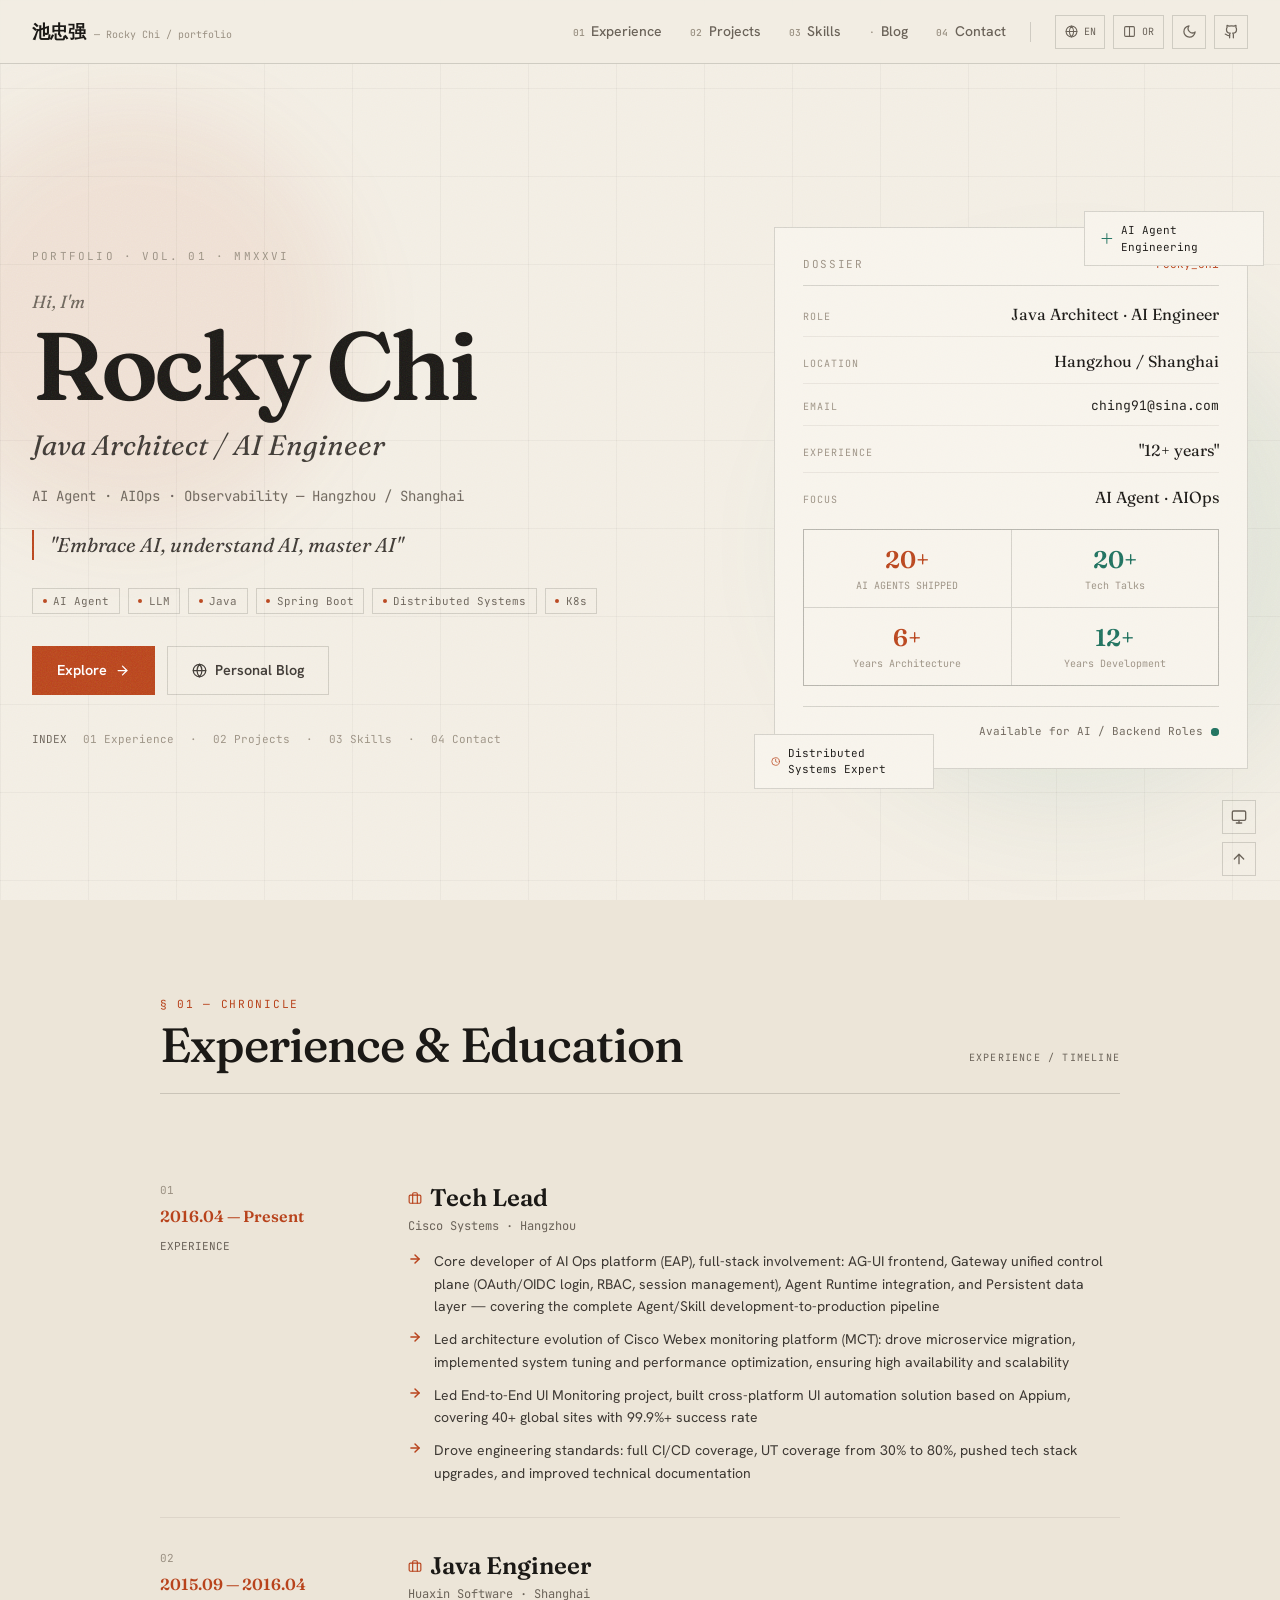
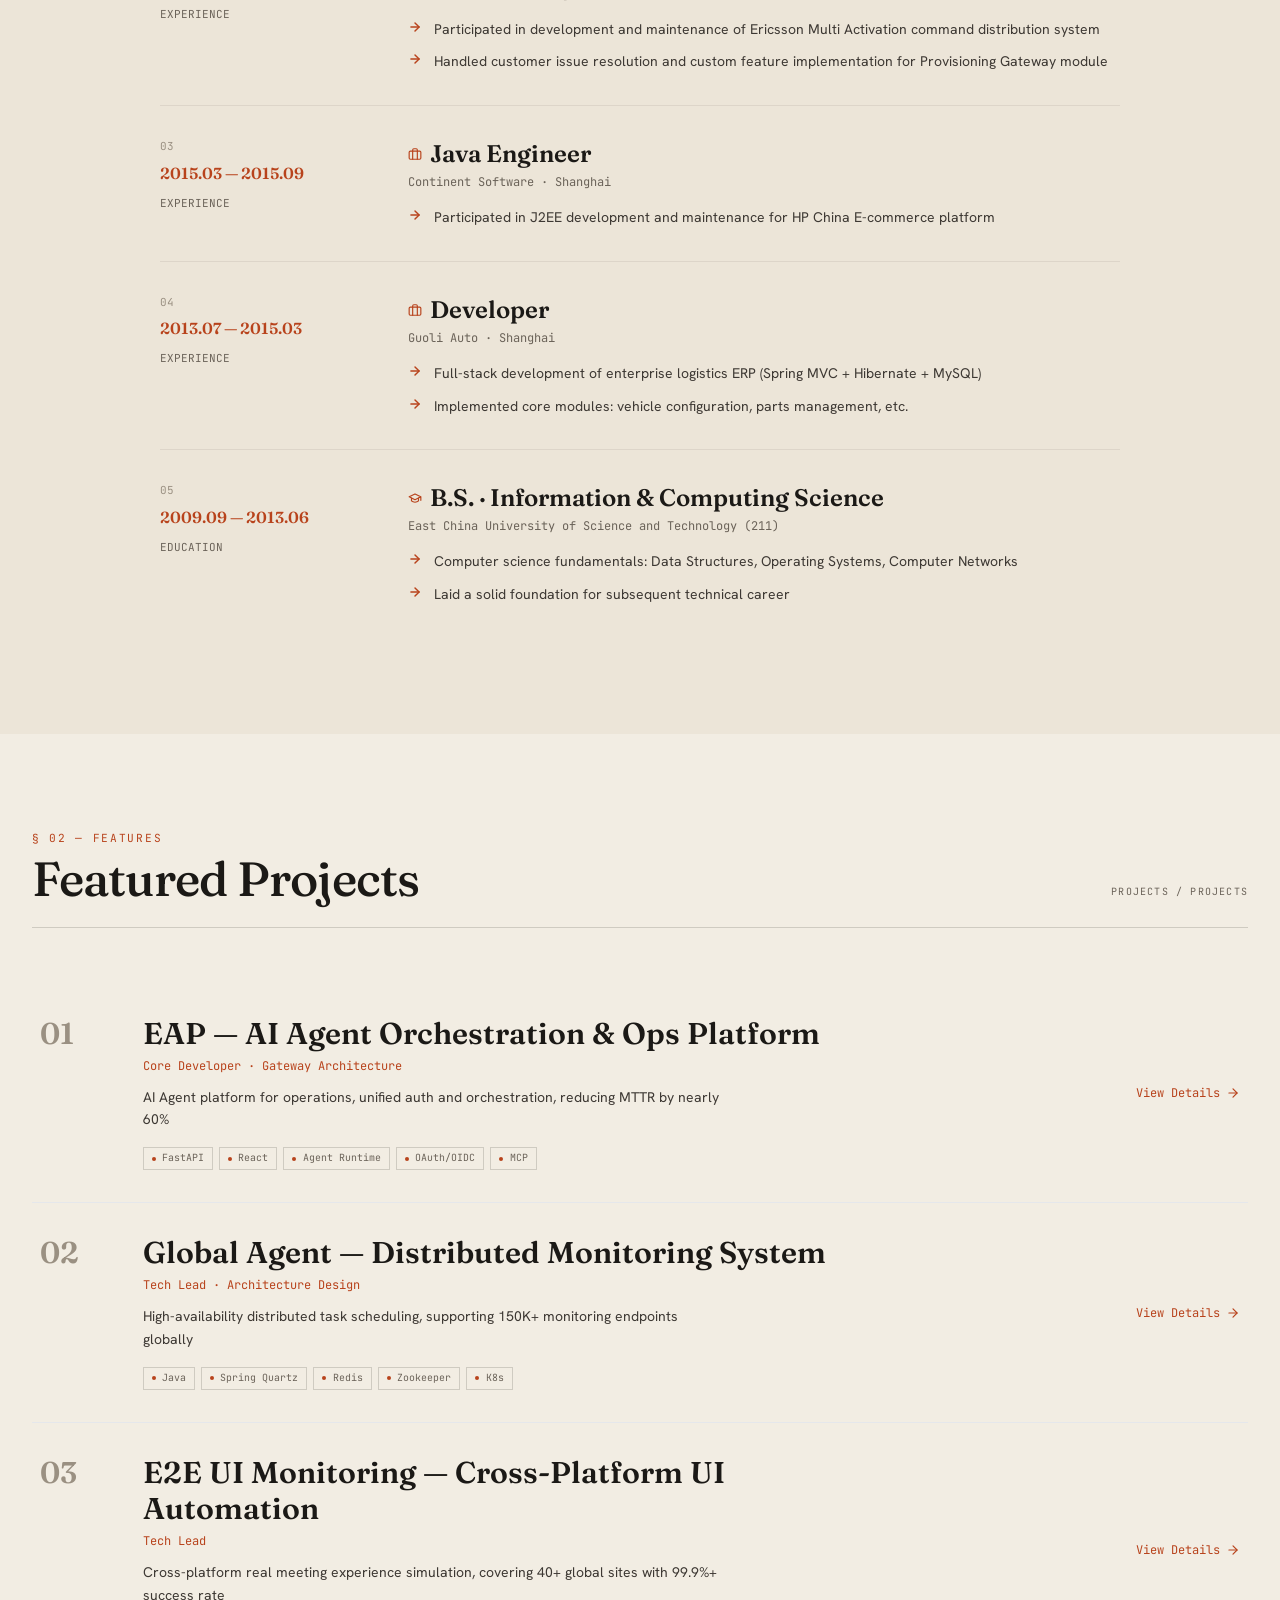
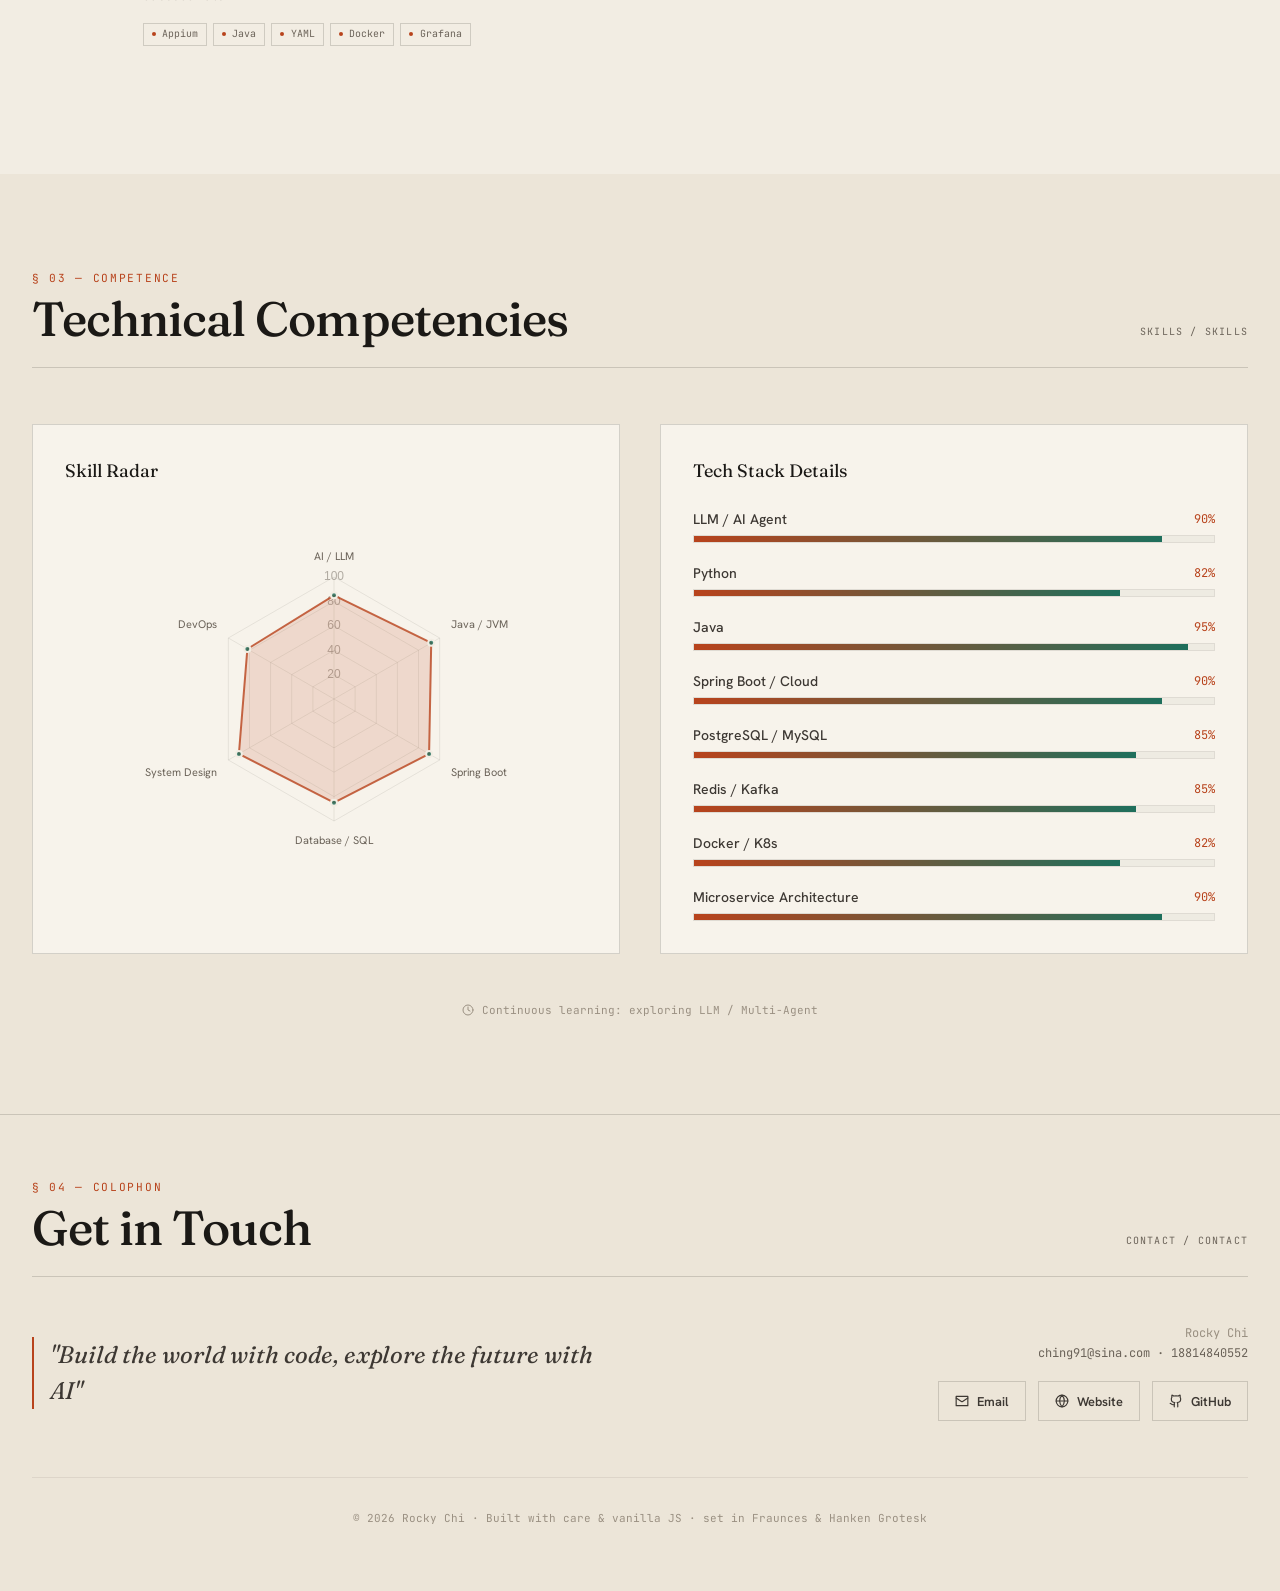
<file: src/index.html>
<!DOCTYPE html>
<html lang="en" data-style="editorial" class="dark">
<head>
  <meta charset="UTF-8" />
  <meta name="viewport" content="width=device-width, initial-scale=1.0" />
  <title>池忠强 Rocky Chi | Java 架构师 / AI Engineer</title>
  <meta property="og:title" content="池忠强 Rocky Chi | Java 架构师 / AI Engineer" />
  <meta property="og:description" content="AI Agent · Distributed Systems · Observability" />
  <meta property="og:image" content="images/link.jpg" />
  <meta property="og:url" content="https://chingjustwe.github.io/portfolio/" />
  <meta name="twitter:card" content="summary_large_image" />
  <link rel="icon" type="image/svg+xml" href="assets/favicon.svg" />
  <link href="assets/fonts/fonts.css" rel="stylesheet" />
  <script src="assets/js/tailwind.min.js"></script>
  <script src="assets/js/chart.umd.min.js"></script>
  <link href="assets/css/prism-tomorrow.min.css" rel="stylesheet" />
  <script src="assets/js/prism.min.js"></script>
  <script src="assets/js/prism-java.min.js"></script>
  <script src="assets/js/prism-python.min.js"></script>
  <script>
    tailwind.config = {
      darkMode: 'class',
      theme: { extend: {
        fontFamily: {
          sans: ['var(--f-body)', 'system-ui', 'sans-serif'],
          serif: ['var(--f-display)', 'Georgia', 'serif'],
          mono: ['var(--f-mono)', 'ui-monospace', 'monospace']
        },
        colors: {
          rust:{50:'#fdf4ef',100:'#fbe6da',200:'#f6c5a6',300:'#ef9d6e',400:'#e8743f',500:'#d8521f',600:'#b8431c',700:'#973718',800:'#7c3018',900:'#682c18'},
          ochre:{50:'#fdf8ec',100:'#f9edca',200:'#f2d98e',300:'#e9bf53',400:'#dfa52f',500:'#c8861f',600:'#a6681a',700:'#854f18',800:'#6e4019',900:'#5d3618'},
          plum:{50:'#f7f1f5',100:'#ebd9e6',200:'#d6b3cd',300:'#bd88b0',400:'#a36297',500:'#8c4a7e',600:'#743a66',700:'#5f304f',800:'#4e2942',900:'#412438'},
          moss:{50:'#f2f6ee',100:'#e0e9d3',200:'#c1d3a4',300:'#9bb876',400:'#7a9d52',500:'#5e8040',600:'#496633',700:'#3a512b',800:'#304325',900:'#293821'}
        }
      }}
    }
  </script>
  <link rel="stylesheet" href="css/style.css" />
</head>
<body class="min-h-screen">
  <div id="app">
    <div id="page-content"></div>
  </div>

  <!-- Project Modal (persistent, shared) -->
  <div id="project-modal" class="fixed inset-0 z-50 hidden items-center justify-center" style="background:rgba(0,0,0,.7); backdrop-filter:blur(4px)">
    <div class="u-elev border u-br-rule u-r-lg max-w-5xl w-full mx-4 flex flex-col relative overflow-hidden" style="max-height:85vh">
      <!-- unified toolbar: project label + zoom controls + close -->
      <div class="flex items-center gap-2 px-4 py-2 border-b u-br-rule shrink-0 u-bg-alt" id="modal-toolbar">
        <span class="u-mono text-[10px] u-dim truncate flex-1" id="modal-project-label"></span>
        <div class="flex items-center gap-0.5 shrink-0">
          <button id="zoom-out" class="u-icon-btn" style="width:28px;height:28px" title="缩小 (Ctrl -)">
            <svg width="14" height="14" viewBox="0 0 24 24" fill="none" stroke="currentColor" stroke-width="2" stroke-linecap="round" stroke-linejoin="round"><line x1="5" y1="12" x2="19" y2="12"/></svg>
          </button>
          <span id="zoom-level" class="u-mono text-[10px] u-muted w-9 text-center select-none">100%</span>
          <button id="zoom-in" class="u-icon-btn" style="width:28px;height:28px" title="放大 (Ctrl +)">
            <svg width="14" height="14" viewBox="0 0 24 24" fill="none" stroke="currentColor" stroke-width="2" stroke-linecap="round" stroke-linejoin="round"><line x1="12" y1="5" x2="12" y2="19"/><line x1="5" y1="12" x2="19" y2="12"/></svg>
          </button>
          <button id="zoom-reset" class="u-icon-btn" style="width:28px;height:28px" title="重置缩放 (Ctrl 0)">
            <svg width="13" height="13" viewBox="0 0 24 24" fill="none" stroke="currentColor" stroke-width="2" stroke-linecap="round" stroke-linejoin="round"><path d="M3 12a9 9 0 1 0 9-9 9.75 9.75 0 0 0-6.74 2.74L3 8"/><path d="M3 3v5h5"/></svg>
          </button>
        </div>
        <div class="w-px h-5 shrink-0" style="background:var(--c-rule)"></div>
        <button id="modal-close" class="u-icon-btn shrink-0" style="width:28px;height:28px" title="关闭 (Esc)">
          <svg width="14" height="14" viewBox="0 0 24 24" fill="none" stroke="currentColor" stroke-width="2" stroke-linecap="round" stroke-linejoin="round"><line x1="18" y1="6" x2="6" y2="18"/><line x1="6" y1="6" x2="18" y2="18"/></svg>
        </button>
      </div>
      <!-- scrollable slide content -->
      <div class="flex-1 min-h-0 overflow-auto" id="modal-slides-wrapper" style="overscroll-behavior:contain">
        <div id="modal-slides" class="flex flex-col"></div>
      </div>
      <div class="flex items-center justify-between px-6 py-3 border-t u-br-rule shrink-0 u-bg-alt">
        <button id="slide-prev" class="flex items-center gap-1.5 px-3 py-1.5 border u-br-rule u-r-sm text-xs u-mono u-muted hover:u-ink transition disabled:opacity-30 disabled:cursor-not-allowed cursor-pointer">
          <svg width="12" height="12" viewBox="0 0 24 24" fill="none" stroke="currentColor" stroke-width="2.5" stroke-linecap="round" stroke-linejoin="round"><line x1="19" y1="12" x2="5" y2="12"/><polyline points="12 19 5 12 12 5"/></svg>
          <span>上一页</span>
        </button>
        <div class="flex items-center gap-3">
          <div id="slide-dots" class="flex gap-1.5"></div>
          <span id="slide-counter" class="text-[11px] u-mono u-dim ml-1"></span>
        </div>
        <button id="slide-next" class="flex items-center gap-1.5 px-3 py-1.5 border u-br-rule u-r-sm text-xs u-mono u-muted hover:u-ink transition disabled:opacity-30 disabled:cursor-not-allowed cursor-pointer">
          <span>下一页</span>
          <svg width="12" height="12" viewBox="0 0 24 24" fill="none" stroke="currentColor" stroke-width="2.5" stroke-linecap="round" stroke-linejoin="round"><line x1="5" y1="12" x2="19" y2="12"/><polyline points="12 5 19 12 12 19"/></svg>
        </button>
      </div>
    </div>
  </div>

  <!-- Fixed controls (persistent, shared) -->
  <div class="fixed bottom-6 right-6 z-[60] flex flex-col gap-2">
    <button id="slide-toggle" class="u-icon-btn" title="进入幻灯片模式 (P)">
      <svg width="16" height="16" viewBox="0 0 24 24" fill="none" stroke="currentColor" stroke-width="2" stroke-linecap="round" stroke-linejoin="round"><rect x="2" y="3" width="20" height="14" rx="2"/><line x1="8" y1="21" x2="16" y2="21"/><line x1="12" y1="17" x2="12" y2="21"/></svg>
    </button>
    <button id="back-to-top" class="u-icon-btn" title="回到顶部">
      <svg width="16" height="16" viewBox="0 0 24 24" fill="none" stroke="currentColor" stroke-width="2" stroke-linecap="round" stroke-linejoin="round"><line x1="12" y1="19" x2="12" y2="5"/><polyline points="5 12 12 5 19 12"/></svg>
    </button>
  </div>

  <div id="slide-hint" class="fixed bottom-6 left-6 z-[60] hidden items-center gap-2.5 px-3.5 py-2 border u-br-rule u-r-sm text-xs u-mono u-elev"></div>

  <script src="js/i18n.js"></script>
  <script src="js/data.js"></script>
  <script src="js/core.js"></script>
  <script src="theme/theme-original.js"></script>
  <script src="theme/theme-editorial.js"></script>
  <script>Portfolio.init();</script>
</body>
</html>
</file>
<file: src/assets/fonts/fonts.css>
@font-face {
  font-family: 'Fraunces';
  font-style: italic;
  font-weight: 300;
  font-display: swap;
  src: url('6NVf8FyLNQOQZAnv9ZwNjucMHVn85Ni7emAe9lKqZTnbB-gzTK0K1ChJdt9vIVYX9G37lvd9sPEKsxx664UJf1gVTf7W.ttf') format('truetype');
}
@font-face {
  font-family: 'Fraunces';
  font-style: italic;
  font-weight: 400;
  font-display: swap;
  src: url('6NVf8FyLNQOQZAnv9ZwNjucMHVn85Ni7emAe9lKqZTnbB-gzTK0K1ChJdt9vIVYX9G37lvd9sPEKsxx664UJf1hLTf7W.ttf') format('truetype');
}
@font-face {
  font-family: 'Fraunces';
  font-style: italic;
  font-weight: 500;
  font-display: swap;
  src: url('6NVf8FyLNQOQZAnv9ZwNjucMHVn85Ni7emAe9lKqZTnbB-gzTK0K1ChJdt9vIVYX9G37lvd9sPEKsxx664UJf1h5Tf7W.ttf') format('truetype');
}
@font-face {
  font-family: 'Fraunces';
  font-style: italic;
  font-weight: 600;
  font-display: swap;
  src: url('6NVf8FyLNQOQZAnv9ZwNjucMHVn85Ni7emAe9lKqZTnbB-gzTK0K1ChJdt9vIVYX9G37lvd9sPEKsxx664UJf1iVSv7W.ttf') format('truetype');
}
@font-face {
  font-family: 'Fraunces';
  font-style: normal;
  font-weight: 300;
  font-display: swap;
  src: url('6NUh8FyLNQOQZAnv9bYEvDiIdE9Ea92uemAk_WBq8U_9v0c2Wa0K7iN7hzFUPJH58nib1603gg7S2nfgRYIc6RujDg.ttf') format('truetype');
}
@font-face {
  font-family: 'Fraunces';
  font-style: normal;
  font-weight: 400;
  font-display: swap;
  src: url('6NUh8FyLNQOQZAnv9bYEvDiIdE9Ea92uemAk_WBq8U_9v0c2Wa0K7iN7hzFUPJH58nib1603gg7S2nfgRYIctxujDg.ttf') format('truetype');
}
@font-face {
  font-family: 'Fraunces';
  font-style: normal;
  font-weight: 500;
  font-display: swap;
  src: url('6NUh8FyLNQOQZAnv9bYEvDiIdE9Ea92uemAk_WBq8U_9v0c2Wa0K7iN7hzFUPJH58nib1603gg7S2nfgRYIchRujDg.ttf') format('truetype');
}
@font-face {
  font-family: 'Fraunces';
  font-style: normal;
  font-weight: 600;
  font-display: swap;
  src: url('6NUh8FyLNQOQZAnv9bYEvDiIdE9Ea92uemAk_WBq8U_9v0c2Wa0K7iN7hzFUPJH58nib1603gg7S2nfgRYIcaRyjDg.ttf') format('truetype');
}
@font-face {
  font-family: 'Fraunces';
  font-style: normal;
  font-weight: 700;
  font-display: swap;
  src: url('6NUh8FyLNQOQZAnv9bYEvDiIdE9Ea92uemAk_WBq8U_9v0c2Wa0K7iN7hzFUPJH58nib1603gg7S2nfgRYIcUByjDg.ttf') format('truetype');
}
@font-face {
  font-family: 'Hanken Grotesk';
  font-style: normal;
  font-weight: 300;
  font-display: swap;
  src: url('ieVq2YZDLWuGJpnzaiwFXS9tYvBRzyFLlZg_f_Nc7WZa4Q.ttf') format('truetype');
}
@font-face {
  font-family: 'Hanken Grotesk';
  font-style: normal;
  font-weight: 400;
  font-display: swap;
  src: url('ieVq2YZDLWuGJpnzaiwFXS9tYvBRzyFLlZg_f_Ncs2Za4Q.ttf') format('truetype');
}
@font-face {
  font-family: 'Hanken Grotesk';
  font-style: normal;
  font-weight: 500;
  font-display: swap;
  src: url('ieVq2YZDLWuGJpnzaiwFXS9tYvBRzyFLlZg_f_NcgWZa4Q.ttf') format('truetype');
}
@font-face {
  font-family: 'Hanken Grotesk';
  font-style: normal;
  font-weight: 600;
  font-display: swap;
  src: url('ieVq2YZDLWuGJpnzaiwFXS9tYvBRzyFLlZg_f_NcbWFa4Q.ttf') format('truetype');
}
@font-face {
  font-family: 'Hanken Grotesk';
  font-style: normal;
  font-weight: 700;
  font-display: swap;
  src: url('ieVq2YZDLWuGJpnzaiwFXS9tYvBRzyFLlZg_f_NcVGFa4Q.ttf') format('truetype');
}
@font-face {
  font-family: 'Inter';
  font-style: normal;
  font-weight: 300;
  font-display: swap;
  src: url('UcCO3FwrK3iLTeHuS_nVMrMxCp50SjIw2boKoduKmMEVuOKfMZg.ttf') format('truetype');
}
@font-face {
  font-family: 'Inter';
  font-style: normal;
  font-weight: 400;
  font-display: swap;
  src: url('UcCO3FwrK3iLTeHuS_nVMrMxCp50SjIw2boKoduKmMEVuLyfMZg.ttf') format('truetype');
}
@font-face {
  font-family: 'Inter';
  font-style: normal;
  font-weight: 500;
  font-display: swap;
  src: url('UcCO3FwrK3iLTeHuS_nVMrMxCp50SjIw2boKoduKmMEVuI6fMZg.ttf') format('truetype');
}
@font-face {
  font-family: 'Inter';
  font-style: normal;
  font-weight: 600;
  font-display: swap;
  src: url('UcCO3FwrK3iLTeHuS_nVMrMxCp50SjIw2boKoduKmMEVuGKYMZg.ttf') format('truetype');
}
@font-face {
  font-family: 'Inter';
  font-style: normal;
  font-weight: 700;
  font-display: swap;
  src: url('UcCO3FwrK3iLTeHuS_nVMrMxCp50SjIw2boKoduKmMEVuFuYMZg.ttf') format('truetype');
}
@font-face {
  font-family: 'Inter';
  font-style: normal;
  font-weight: 800;
  font-display: swap;
  src: url('UcCO3FwrK3iLTeHuS_nVMrMxCp50SjIw2boKoduKmMEVuDyYMZg.ttf') format('truetype');
}
@font-face {
  font-family: 'JetBrains Mono';
  font-style: normal;
  font-weight: 400;
  font-display: swap;
  src: url('tDbY2o-flEEny0FZhsfKu5WU4zr3E_BX0PnT8RD8yKxjPQ.ttf') format('truetype');
}
@font-face {
  font-family: 'JetBrains Mono';
  font-style: normal;
  font-weight: 500;
  font-display: swap;
  src: url('tDbY2o-flEEny0FZhsfKu5WU4zr3E_BX0PnT8RD8-qxjPQ.ttf') format('truetype');
}
@font-face {
  font-family: 'JetBrains Mono';
  font-style: normal;
  font-weight: 600;
  font-display: swap;
  src: url('tDbY2o-flEEny0FZhsfKu5WU4zr3E_BX0PnT8RD8FqtjPQ.ttf') format('truetype');
}
</file>
<file: src/css/style.css>
/* ========== ORIGINAL STYLE ========== */
html[data-style="original"] {
  --c-bg:#f8fafc; --c-bg-alt:#f1f5f9; --c-elev:#ffffff; --c-card:rgba(0,0,0,0.04);
  --c-overlay:rgba(0,0,0,0.04); --c-glass:rgba(255,255,255,0.85);
  --c-ink:#0f172a; --c-soft:#334155; --c-muted:#64748b; --c-dim:#94a3b8;
  --c-rule:rgba(0,0,0,0.1); --c-rule-soft:rgba(0,0,0,0.06);
  --c-accent:#3b82f6; --c-accent-2:#8b5cf6;
  --c-header:rgba(248,250,252,0.9); --c-glow1:rgba(59,130,246,0.1); --c-glow2:rgba(139,92,246,0.1);
  --f-display:'Inter',sans-serif; --f-body:'Inter',sans-serif; --f-mono:'JetBrains Mono',monospace;
  --r-sm:8px; --r-md:12px; --r-lg:16px; --r-tag:9999px; --grain:0;
}
html[data-style="original"].dark {
  --c-bg:#090a0f; --c-bg-alt:#07080d; --c-elev:#0e1017; --c-card:rgba(0,0,0,0.4);
  --c-overlay:rgba(0,0,0,0.2); --c-glass:rgba(14,16,23,0.85);
  --c-ink:#f3f4f6; --c-soft:#d1d5db; --c-muted:#9ca3af; --c-dim:#6b7280;
  --c-rule:rgba(255,255,255,0.1); --c-rule-soft:rgba(255,255,255,0.06);
  --c-header:rgba(9,10,15,0.9); --c-glow1:rgba(59,130,246,0.1); --c-glow2:rgba(139,92,246,0.1);
}
/* ========== EDITORIAL STYLE ========== */
html[data-style="editorial"] {
  --c-bg:#F2EDE3; --c-bg-alt:#ECE5D8; --c-elev:#F7F3EB; --c-card:rgba(27,25,22,0.04);
  --c-overlay:rgba(27,25,22,0.04); --c-glass:transparent;
  --c-ink:#1B1916; --c-soft:#3D3833; --c-muted:#6B6359; --c-dim:#9A9082;
  --c-rule:rgba(27,25,22,0.16); --c-rule-soft:rgba(27,25,22,0.07);
  --c-accent:#B8431C; --c-accent-2:#1E6F5C;
  --c-header:rgba(242,237,227,0.88); --c-glow1:rgba(184,67,28,0.08); --c-glow2:rgba(30,111,92,0.08);
  --f-display:'Fraunces',Georgia,serif; --f-body:'Hanken Grotesk',sans-serif; --f-mono:'JetBrains Mono',monospace;
  --r-sm:0; --r-md:0; --r-lg:0; --r-tag:0; --grain:0.5;
}
html[data-style="editorial"].dark {
  --c-bg:#161310; --c-bg-alt:#1C1814; --c-elev:#211D18; --c-card:rgba(237,230,216,0.04);
  --c-overlay:rgba(237,230,216,0.04);
  --c-ink:#EDE6D8; --c-soft:#C9C0B0; --c-muted:#9A9082; --c-dim:#6B6359;
  --c-rule:rgba(237,230,216,0.14); --c-rule-soft:rgba(237,230,216,0.06);
  --c-accent:#E8643A; --c-accent-2:#4EA98F;
  --c-header:rgba(22,19,16,0.88); --c-glow1:rgba(232,100,58,0.08); --c-glow2:rgba(78,169,143,0.08);
  --grain:0.35;
}

html { scroll-behavior:smooth; font-family:var(--f-body); }
body { background:var(--c-bg); color:var(--c-soft); }
::-webkit-scrollbar { width:6px; }
::-webkit-scrollbar-track { background:var(--c-bg-alt); }
::-webkit-scrollbar-thumb { background:var(--c-dim); border-radius:var(--r-sm); }

/* paper grain (editorial only) */
body::before {
  content:''; position:fixed; inset:0; z-index:1; pointer-events:none;
  background-image:url("data:image/svg+xml,%3Csvg xmlns='http://www.w3.org/2000/svg' width='220' height='220'%3E%3Cfilter id='n'%3E%3CfeTurbulence type='fractalNoise' baseFrequency='0.8' numOctaves='2' stitchTiles='stitch'/%3E%3C/filter%3E%3Crect width='100%25' height='100%25' filter='url(%23n)'/%3E%3C/svg%3E");
  opacity:var(--grain); mix-blend-mode:soft-light;
}

/* ===== unified utility classes ===== */
.u-ink{color:var(--c-ink)} .u-soft{color:var(--c-soft)} .u-muted{color:var(--c-muted)} .u-dim{color:var(--c-dim)}
.u-accent{color:var(--c-accent)} .u-accent2{color:var(--c-accent-2)}
.u-bg{background:var(--c-bg)} .u-bg-alt{background:var(--c-bg-alt)} .u-elev{background:var(--c-elev)}
.u-card{background:var(--c-card)} .u-overlay{background:var(--c-overlay)}
.u-br-rule{border-color:var(--c-rule)} .u-br-soft{border-color:var(--c-rule-soft)}
.u-br-accent{border-color:var(--c-accent)}
.u-mono{font-family:var(--f-mono)} .u-serif{font-family:var(--f-display)} .u-body{font-family:var(--f-body)}
.u-r-sm{border-radius:var(--r-sm)} .u-r-md{border-radius:var(--r-md)} .u-r-lg{border-radius:var(--r-lg)} .u-r-tag{border-radius:var(--r-tag)}

/* glass (original only) */
[data-style="original"] .u-glass { backdrop-filter:blur(12px); -webkit-backdrop-filter:blur(12px); background:var(--c-glass); }

/* tags */
.u-tag { display:inline-flex; align-items:center; gap:.4rem; padding:.25rem .6rem; border:1px solid var(--c-rule); color:var(--c-muted); font-family:var(--f-mono); font-size:.68rem; border-radius:var(--r-tag); transition:all .2s; }
.u-tag:hover { color:var(--c-ink); border-color:var(--c-accent); }
.u-tag::before { content:''; width:4px; height:4px; background:var(--c-accent); border-radius:999px; }

/* buttons */
.u-btn-accent { display:inline-flex; align-items:center; gap:.5rem; padding:.8rem 1.5rem; background:var(--c-accent); color:#fff; font-weight:600; font-size:.9rem; border-radius:var(--r-md); border:1px solid var(--c-accent); transition:all .2s; cursor:pointer; }
.u-btn-accent:hover { filter:brightness(1.08); }
.u-btn-accent:active { transform:scale(.98); }
.u-btn-ghost { display:inline-flex; align-items:center; gap:.5rem; padding:.8rem 1.5rem; background:transparent; color:var(--c-soft); font-weight:600; font-size:.9rem; border-radius:var(--r-md); border:1px solid var(--c-rule); transition:all .2s; cursor:pointer; }
.u-btn-ghost:hover { color:var(--c-ink); border-color:var(--c-muted); }
.u-btn-ghost:active { transform:scale(.98); }

/* icon buttons */
.u-icon-btn { width:34px; height:34px; display:flex; align-items:center; justify-content:center; color:var(--c-muted); background:transparent; border:1px solid var(--c-rule); border-radius:var(--r-sm); cursor:pointer; transition:all .2s; }
.u-icon-btn:hover { color:var(--c-ink); border-color:var(--c-accent); }
.u-icon-btn:active { transform:scale(.92); }
.u-icon-btn.active { background:var(--c-accent); color:#fff; border-color:var(--c-accent); }

/* nav links — style-specific */
[data-style="original"] .nav-link { position:relative; color:var(--c-muted); transition:color .2s; }
[data-style="original"] .nav-link:hover, [data-style="original"] .nav-link.active { color:var(--c-ink); }
[data-style="original"] .nav-link::after { content:''; position:absolute; bottom:-4px; left:50%; transform:translateX(-50%) scaleX(0); width:100%; height:2px; background:linear-gradient(90deg,var(--c-accent),var(--c-accent-2)); border-radius:1px; transition:transform .25s; }
[data-style="original"] .nav-link:hover::after, [data-style="original"] .nav-link.active::after { transform:translateX(-50%) scaleX(1); }
[data-style="editorial"] .nav-link { display:inline-flex; align-items:baseline; gap:.4rem; color:var(--c-muted); transition:color .2s; }
[data-style="editorial"] .nav-link:hover, [data-style="editorial"] .nav-link.active { color:var(--c-ink); }
[data-style="editorial"] .nav-link .nidx { font-family:var(--f-mono); font-size:.6rem; color:var(--c-dim); transition:color .2s; }
[data-style="editorial"] .nav-link:hover .nidx, [data-style="editorial"] .nav-link.active .nidx { color:var(--c-accent); }

/* section headings — style-specific */
[data-style="editorial"] .sec-num { font-family:var(--f-mono); font-size:.7rem; letter-spacing:.15em; color:var(--c-accent); text-transform:uppercase; }
[data-style="editorial"] .sec-title { font-family:var(--f-display); font-weight:500; color:var(--c-ink); letter-spacing:-.02em; }

/* animations */
@keyframes shimmer { 0%{background-position:-200% 0} 100%{background-position:200% 0} }
@keyframes float { 0%,100%{transform:translateY(0)} 50%{transform:translateY(-8px)} }
@keyframes rise { from{opacity:0;transform:translateY(18px)} to{opacity:1;transform:none} }
.animate-float{animation:float 4s ease-in-out infinite}
.animate-float-delayed{animation:float 4s ease-in-out 2s infinite}
.rise{opacity:0;animation:rise .8s cubic-bezier(.2,.7,.2,1) forwards}
.floaty{animation:float 5s ease-in-out infinite}
.floaty-d{animation:float 5s ease-in-out 2.5s infinite}

pre[class*="language-"] { border-radius:var(--r-md); }
kbd { font-family:inherit; display:inline-flex; align-items:center; justify-content:center; min-width:18px; }
@media (prefers-reduced-motion:reduce) { .floaty,.floaty-d,.animate-float,.animate-float-delayed{animation:none} }
</file>
